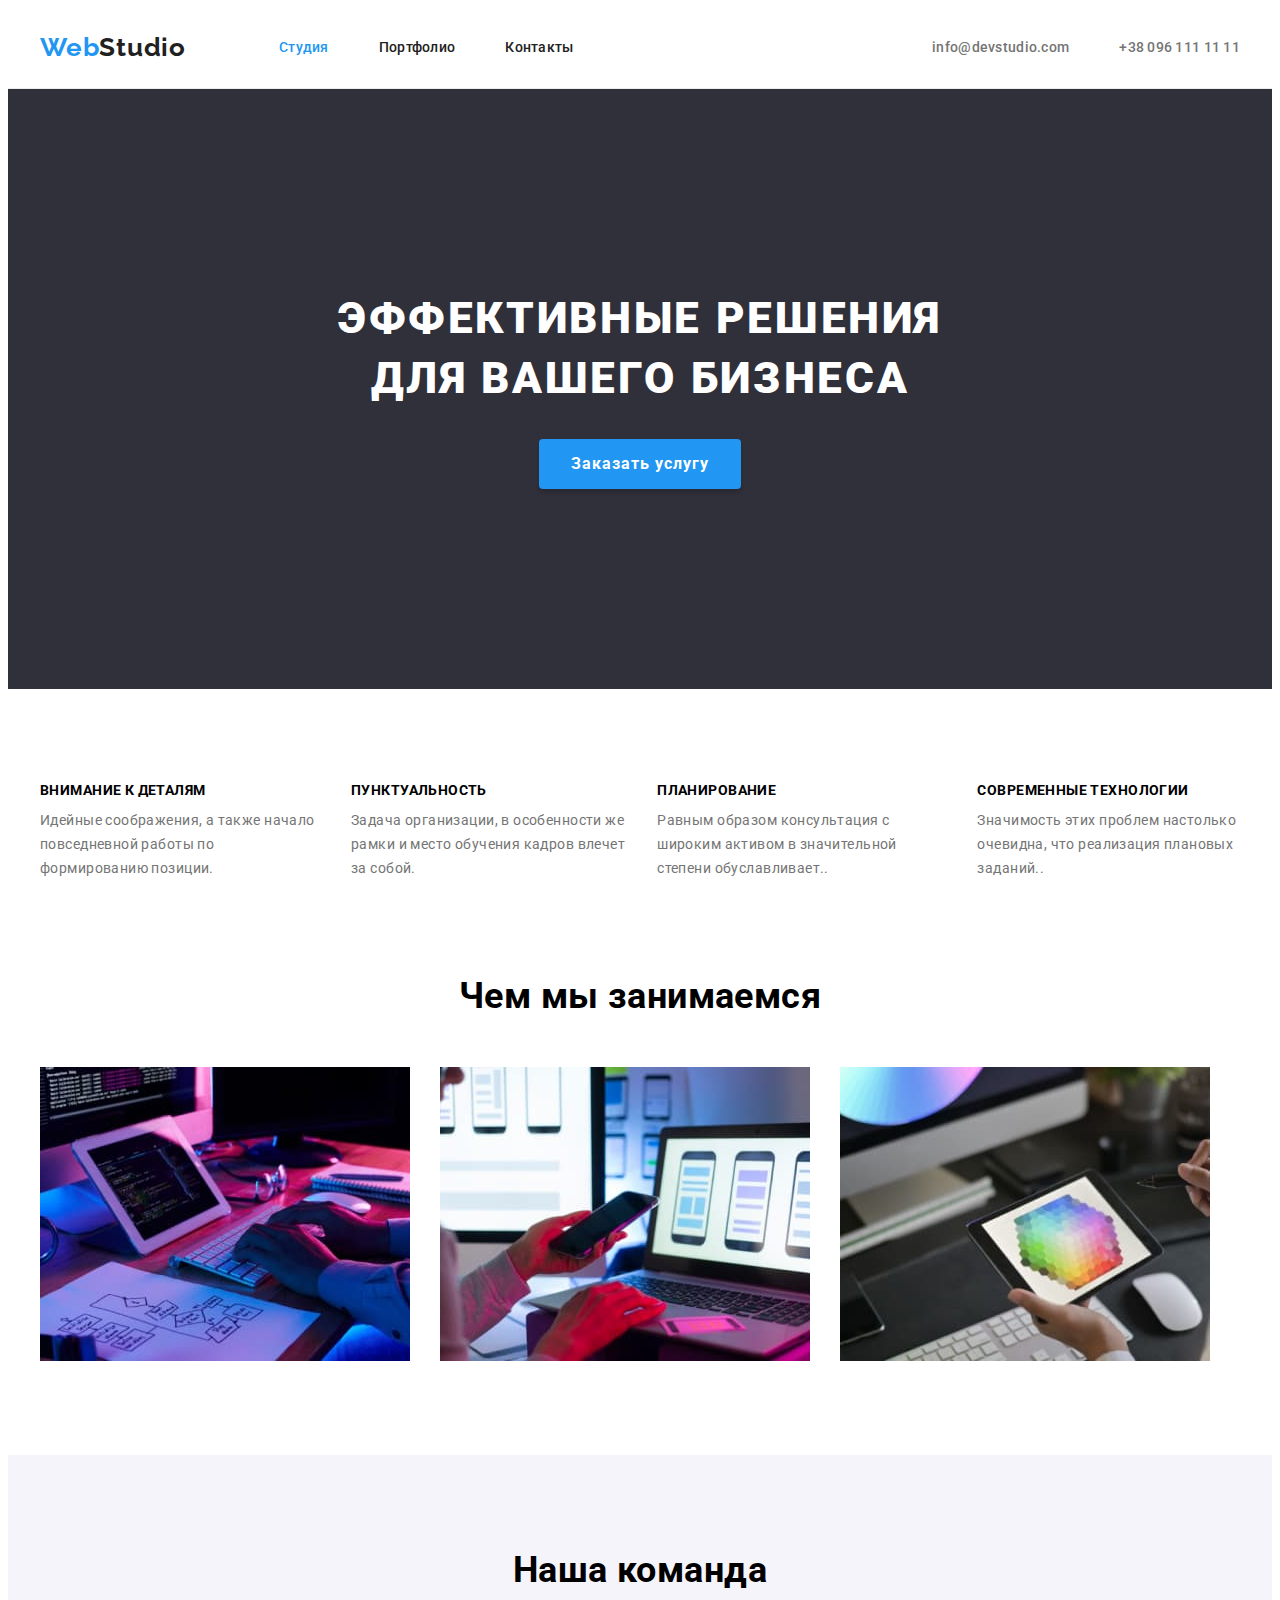
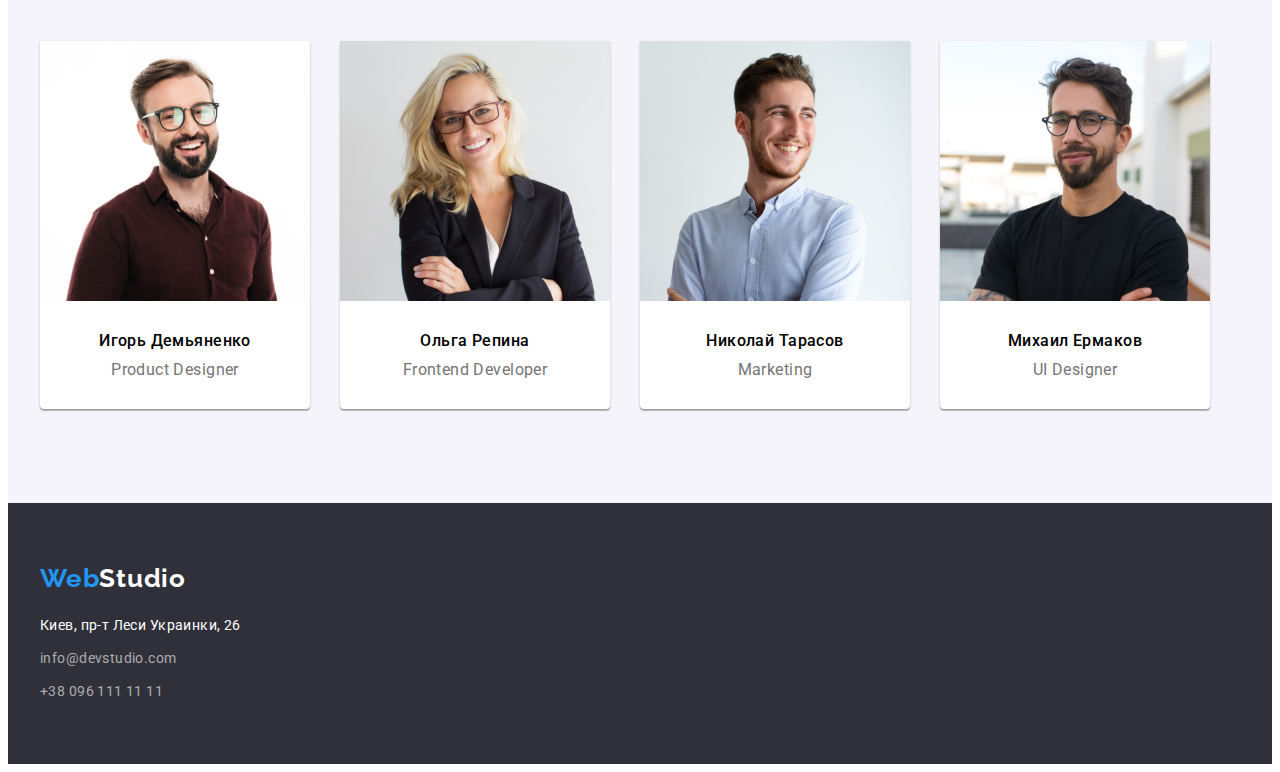
<file: index.html>
<!DOCTYPE html>
<html lang="ru">

<head>
    <meta charset="UTF-8">
    <meta http-equiv="X-UA-Compatible" content="IE=edge">
    <meta name="viewport" content="width=device-width, initial-scale=1.0">
    <title>Студия</title>
    <link rel="preconnect" href="https://fonts.googleapis.com">
    <link rel="preconnect" href="https://fonts.gstatic.com" crossorigin>
    <link href="https://fonts.googleapis.com/css2?family=Raleway:wght@700&family=Roboto:wght@400;500;700;900&display=swap" rel="stylesheet">
    <link rel="stylesheet" href="https://cdnjs.cloudflare.com/ajax/libs/modern-normalize/1.1.0/modern-normalize.min.css" integrity="sha512-wpPYUAdjBVSE4KJnH1VR1HeZfpl1ub8YT/NKx4PuQ5NmX2tKuGu6U/JRp5y+Y8XG2tV+wKQpNHVUX03MfMFn9Q==" crossorigin="anonymous" referrerpolicy="no-referrer"
    />
    <link rel="stylesheet" href="./css/styles.css">

</head>

<body>
    <!--Шапка сайта-->
    <header class="page-header">
        <div class="container box ">
            <nav class="header-nav">
                <a href="./index.html" class="logo">
                Web<span class="end">Studio</span>
            </a>
                <ul class="site-nav ">
                    <li class="item"><a href="./index.html" class="link current">Студия</a> </li>
                    <li class="item"><a href="./portfolio.html" class="link">Портфолио</a> </li>
                    <li class="item"><a href="./index.html" class="link">Контакты</a> </li>
                </ul>
            </nav>

            <ul class="contacts ">
                <li class="item"> <a href="mailto:info@devstudio.com" class="link">info@devstudio.com</a> </li>
                <li class="item"> <a href="tel:+380961111111" class="link">+38 096 111 11 11</a> </li>
            </ul>
        </div>
    </header>
    <main>
        <!--Герой-->
        <section class="hero">
            <div class="container">
                <h1 class="hero-title"> Эффективные решения <br/>для вашего бизнеса</h1>
                <button type="button" class="btn">Заказать услугу </button>
            </div>
        </section>
        <!--Преимущества-->
        <section class="advantage section">
            <div class="container">
                <h2 class="advantage-title  visually-hidden">Преимущества</h2>
                <ul class="advantage list">
                    <li class="item">

                        <h3 class="advantage-subject">Внимание к деталям</h3>
                        <p class="advantage-text">Идейные соображения, а также начало повседневной работы по формированию позиции.</p>

                    </li>
                    <li class="item">

                        <h3 class="advantage-subject">Пунктуальность</h3>
                        <p class="advantage-text">Задача организации, в особенности же рамки и место обучения кадров влечет за собой.</p>

                    </li>
                    <li class="item">

                        <h3 class="advantage-subject">Планирование</h3>
                        <p class="advantage-text">Равным образом консультация с широким активом в значительной степени обуславливает..</p>

                    </li>
                    <li class="item">

                        <h3 class="advantage-subject">Современные технологии</h3>
                        <p class="advantage-text">Значимость этих проблем настолько очевидна, что реализация плановых заданий..</p>

                    </li>
                </ul>
            </div>
        </section>

        <!--Чем мы занимаемся-->
        <section class="works section">
            <div class="container">
                <h2 class="works-title">Чем мы занимаемся</h2>
                <ul class="works list">

                    <li class="item">
                        <img src="./images/tablet.jpg" alt="десктопные приложения" width="370">
                    </li>

                    <li class="item">
                        <img src="./images/phone.jpg" alt="мобильные приложения" width="370">
                    </li>

                    <li class="item">
                        <img src="./images/design.jpg" alt="дизайн решения" width="370">
                    </li>

                </ul>
            </div>
        </section>
        <!--Наша команда-->
        <section class="team section">
            <div class="container">

                <h2 class="team-title">Наша команда</h2>

                <ul class="member list">

                    <li class="item">
                        <img src="./images/foto1.jpg" class="team-img" alt="портрет" width="270">
                        <div class="team-box">
                            <h3 class="team-name">Игорь Демьяненко</h3>
                            <p class="team-position">Product Designer</p>
                        </div>
                    </li>

                    <li class="item">
                        <img src="./images/foto2.jpg" class="team-img" alt="портрет" width="270">
                        <div class="team-box">
                            <h3 class="team-name">Ольга Репина</h3>
                            <p class="team-position">Frontend Developer</p>
                        </div>
                    </li>

                    <li class="item">
                        <img src="./images/foto3.jpg" class="team-img" alt="портрет" width="270">
                        <div class="team-box">
                            <h3 class="team-name">Николай Тарасов</h3>
                            <p class="team-position">Marketing</p>
                        </div>
                    </li>

                    <li class="item">
                        <img src="./images/foto4.jpg" class="team-img" alt="портрет" width="270">
                        <div class="team-box">
                            <h3 class="team-name">Михаил Ермаков</h3>
                            <p class="team-position">UI Designer</p>
                        </div>
                    </li>
                </ul>
            </div>
        </section>
    </main>
    <!-- Футер -->
    <footer class="footer">
        <div class="container">
            <a href="./index.html" class="logo">
                Web<span class="text end">Studio</span>
        </a>
            <address class="address">
          <p class="text"> Киев, пр-т Леси Украинки, 26</p>
          <ul class="address-list list">
            <li class="item"> <a href="mailto:info@devstudio.com" class="link">info@devstudio.com</a> </li>
            <li class="item"> <a href="tel:+380961111111" class="link">+38 096 111 11 11</a> </li>
        </ul>
             </address
        ></div>
    </footer>
</body>

</html>
</file>
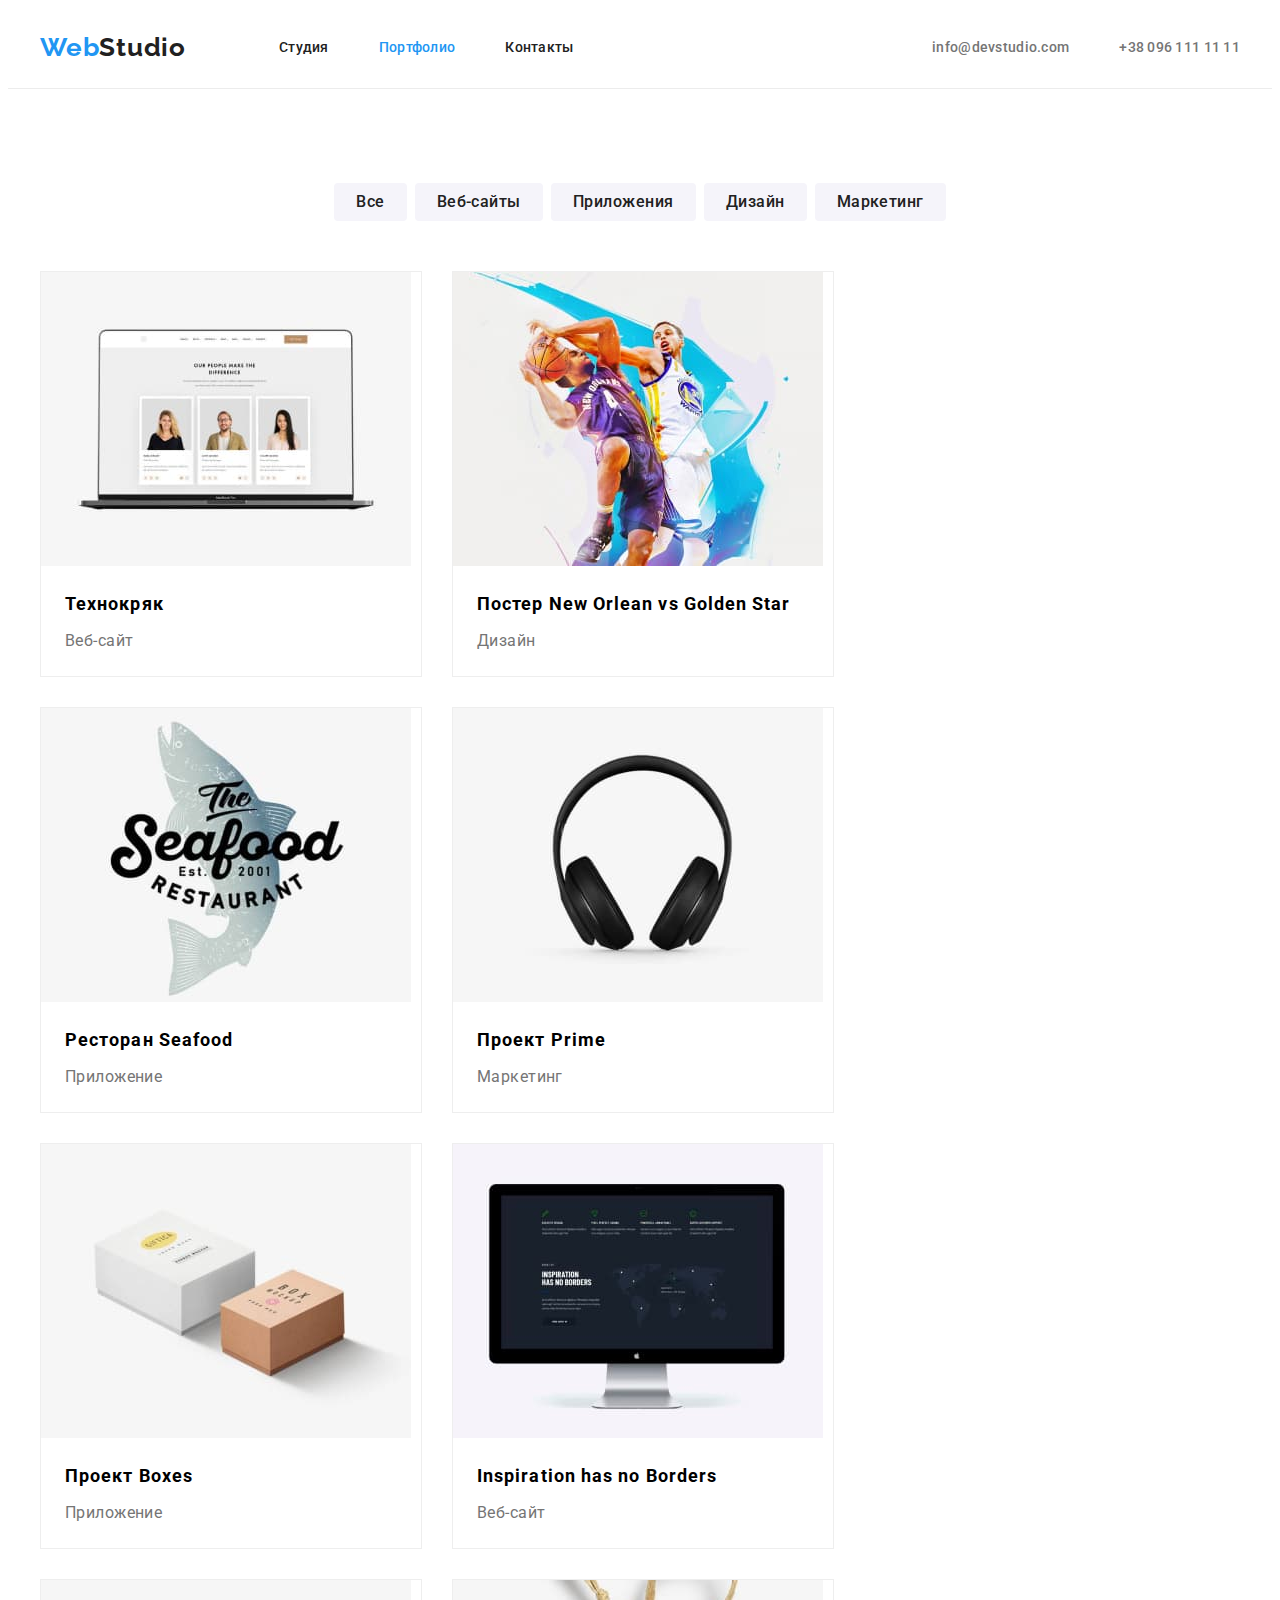
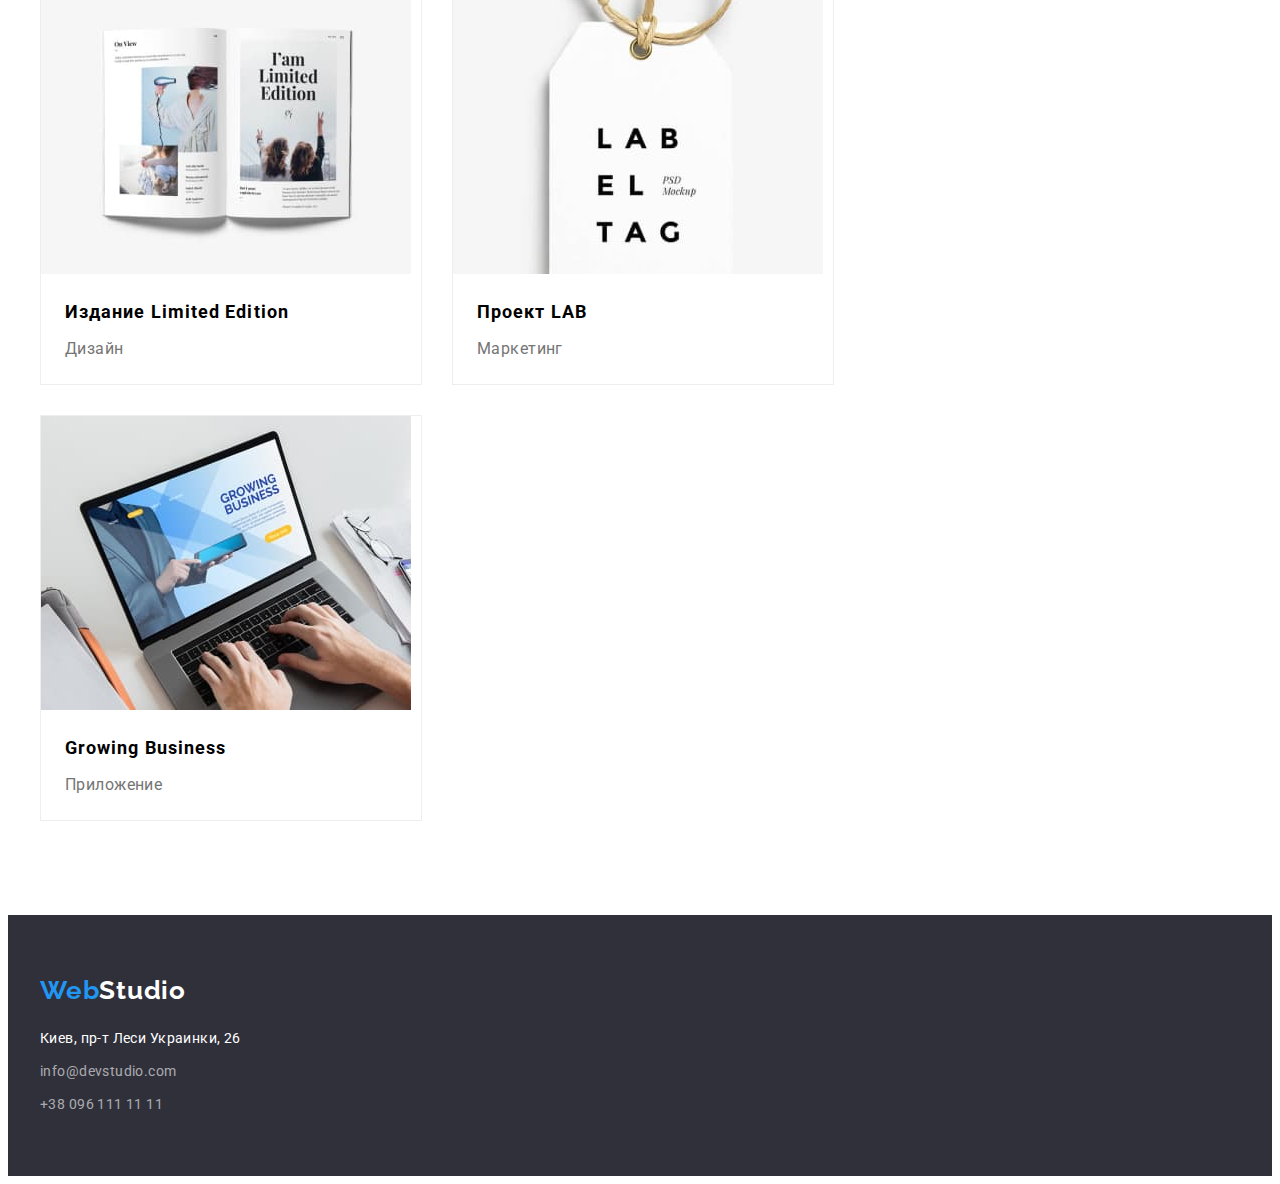
<file: portfolio.html>
<!DOCTYPE html>
<html lang="ru">

<head>
    <meta charset="UTF-8">
    <meta http-equiv="X-UA-Compatible" content="IE=edge">
    <meta name="viewport" content="width=device-width, initial-scale=1.0">
    <title>Студия</title>
    <link rel="preconnect" href="https://fonts.googleapis.com">
    <link rel="preconnect" href="https://fonts.gstatic.com" crossorigin>
    <link href="https://fonts.googleapis.com/css2?family=Raleway:wght@700&family=Roboto:wght@400;500;700;900&display=swap" rel="stylesheet">
    <link rel="stylesheet" href="https://cdnjs.cloudflare.com/ajax/libs/modern-normalize/1.1.0/modern-normalize.min.css" integrity="sha512-wpPYUAdjBVSE4KJnH1VR1HeZfpl1ub8YT/NKx4PuQ5NmX2tKuGu6U/JRp5y+Y8XG2tV+wKQpNHVUX03MfMFn9Q==" crossorigin="anonymous" referrerpolicy="no-referrer"
    />
    <link rel="stylesheet" href="./css/styles.css">

</head>

<body>
    <!--Шапка сайта-->
    <header class="page-header">
        <div class="container box ">
            <nav class="header-nav">
                <a href="./index.html" class="logo">
                Web<span class="end">Studio</span>
            </a>
                <ul class="site-nav list">
                    <li class="item"><a href="./index.html" class="link ">Студия</a> </li>
                    <li class="item"><a href="./portfolio.html" class="link current">Портфолио</a> </li>
                    <li class="item"><a href="./index.html" class="link">Контакты</a> </li>
                </ul>
            </nav>

            <ul class="contacts list">
                <li class="item"> <a href="mailto:info@devstudio.com" class="link">info@devstudio.com</a> </li>
                <li class="item"> <a href="tel:+380961111111" class="link">+38 096 111 11 11</a> </li>
            </ul>
        </div>
    </header>
    <main>
        <!-- Выбор  примеров работ -->
        <section class="portfolio section">
            <div class="container">
                <h1 class="portfolio-title  visually-hidden">Выбор примеров работ</h1>
                <ul class="portfolio list">
                    <li class="item"><button type="button" class="btn"> Все </button></li>
                    <li class="item"><button type="button" class="btn"> Веб-сайты</button></li>
                    <li class="item"><button type="button" class="btn"> Приложения</button></li>
                    <li class="item"><button type="button" class="btn"> Дизайн</button></li>
                    <li class="item"><button type="button" class="btn"> Маркетинг</button></li>
                </ul>


                <ul class="list flex-box">
                    <li class="item"> <img src="./images/web1.jpg" class="portfolio-img" alt="виды работ" width="370">
                        <div class="portfolio-box">
                            <h2 class="portfolio-subject">Технокряк</h2>
                            <p class="portfolio-text">Веб-сайт</p>
                        </div>
                    </li>
                    <li class="item"> <img src="./images/design1.jpg" class="portfolio-img" alt="виды работ" width="370">
                        <div class="portfolio-box">
                            <h2 class="portfolio-subject">Постер New Orlean vs Golden Star</h2>
                            <p class="portfolio-text">Дизайн</p>
                        </div>
                    </li>
                    <li class="item"> <img src="./images/application1.jpg" class="portfolio-img" alt="виды работ" width="370">
                        <div class="portfolio-box">
                            <h2 class="portfolio-subject">Ресторан Seafood</h2>
                            <p class="portfolio-text">Приложение</p>
                        </div>
                    </li>
                    <li class="item"> <img src="./images/marketing1.jpg" class="portfolio-img" alt="виды работ" width="370">
                        <div class="portfolio-box">
                            <h2 class="portfolio-subject">Проект Prime</h2>
                            <p class="portfolio-text">Маркетинг</p>
                        </div>
                    </li>
                    <li class="item"> <img src="./images/applicftion2.jpg" class="portfolio-img" alt="виды работ" width="370">
                        <div class="portfolio-box">
                            <h2 class="portfolio-subject">Проект Boxes</h2>
                            <p class="portfolio-text">Приложение</p>
                        </div>
                    </li>
                    <li class="item"> <img src="./images/web2.jpg" class="portfolio-img" alt="виды работ" width="370">
                        <div class="portfolio-box">
                            <h2 class="portfolio-subject">Inspiration has no Borders</h2>
                            <p class="portfolio-text">Веб-сайт</p>
                        </div>
                    </li>
                    <li class="item"> <img src="./images/design2.jpg" class="portfolio-img" alt="виды работ" width="370">
                        <div class="portfolio-box">
                            <h2 class="portfolio-subject">Издание Limited Edition</h2>
                            <p class="portfolio-text">Дизайн</p>
                        </div>
                    </li>
                    <li class="item"> <img src="./images/marketing2.jpg" class="portfolio-img" alt="виды работ" width="370">
                        <div class="portfolio-box">
                            <h2 class="portfolio-subject">Проект LAB</h2>
                            <p class="portfolio-text">Маркетинг</p>
                        </div>
                    </li>
                    <li class="item"> <img src="./images/application3.jpg" class="portfolio-img" alt="виды работ" width="370">
                        <div class="portfolio-box">
                            <h2 class="portfolio-subject">Growing Business</h2>
                            <p class="portfolio-text">Приложение</p>
                        </div>
                    </li>
                </ul>
            </div>
        </section>
    </main>
    <!-- Футер -->
    <footer class="footer">
        <div class="container">
            <a href="./index.html" class="logo">
                Web<span class="text end">Studio</span>
        </a>
            <address class="address">
          <p class="text"> Киев, пр-т Леси Украинки, 26</p>
          <ul class="address-list list">
            <li class="item"> <a href="mailto:info@devstudio.com" class="link">info@devstudio.com</a> </li>
            <li class="item"> <a href="tel:+380961111111" class="link">+38 096 111 11 11</a> </li>
        </ul>
             </address
        ></div>
    </footer>
</body>

</html>
</file>
<file: css/styles.css>
/* цвет основного текста #212121 */


/* цвет вчторичного текста #757575  */


/* цвет акцента  #2196F3 */


/* цвет белого текста #FFFFFF; */


/* цвет текста контакта  rgba(255, 255, 255, 0.6); */


/* основной цвет фона и хедера #FFFFFF */


/* вторичный цвет фона #F5F4FA */


/* цвет фона футера #2F303A */

 :root {
    --primary-text-color: #212121;
    --secondary-text-color: #757575;
    --accent-color: #2196F3;
    --white-color-bgc-text: #FFFFFF;
    --contacts-text-color: rgba(255, 255, 255, 0.6);
    --secondary-bgc-color: #F5F4FA;
    --footer-color: #2F303A;
}

h1,
h2,
h3,
ul,
p {
    margin: 0;
}

body {
    background: var(--white-color-bgc-text);
    color: var(-primary-text-color);
    font-family: Roboto, sans-serif;
    font-size: 14px;
    letter-spacing: 0.03em;
}

ul {
    list-style: none;
    padding: 0;
}

img {
    display: block;
    max-width: 100%;
    height: auto;
}

.container {
    width: 1200px;
    padding-left: 15px;
    padding-right: 15px;
    margin-left: auto;
    margin-right: auto;
}

.visually-hidden {
    position: absolute;
    width: 1px;
    height: 1px;
    margin: -1px;
    padding: 0;
    overflow: hidden;
    border: 0;
    clip: rect(0 0 0 0)
}

.section {
    padding-top: 94px;
    padding-bottom: 94px;
}


/* Шапка сайта */

.page-header {
    border-bottom: 1px solid #ECECEC;
}

.logo {
    color: var(--accent-color);
    font-family: Raleway, sans-serif;
    font-weight: 700;
    font-size: 26px;
    line-height: 1.2;
    letter-spacing: 0.03em;
    text-decoration: none;
}

.logo .end {
    color: var(--primary-text-color);
}

.page-header .logo {
    padding-top: 24px;
    padding-bottom: 25px;
}


/* Навигация сайта */

.box {
    display: flex;
}

.header-nav {
    display: flex;
}

.site-nav {
    display: flex;
    margin-left: 93px;
}

.site-nav .link,
.contacts .link {
    display: block;
    padding-top: 32px;
    padding-bottom: 32px;
}

.site-nav>.item:not(:last-child),
.contacts>.item:not(:last-child) {
    margin-right: 50px;
}

.site-nav .link {
    color: var(--primary-text-color);
    line-height: 1.14;
    letter-spacing: 0.02em;
    text-decoration: none;
    font-weight: 500;
}

.site-nav .link:hover,
.site-nav .link:focus {
    color: var(--accent-color);
}

.site-nav .link.current {
    color: var(--accent-color);
}


/* Контакты сайта */

.contacts {
    display: flex;
    margin-left: auto;
}

.contacts .link {
    color: var(--secondary-text-color);
    font-weight: 500;
    line-height: 1.14;
    letter-spacing: 0.02em;
    text-decoration: none;
}

.address .link {
    color: var(--contacts-text-color);
    text-decoration: none;
}

.contacts .link:hover,
.contacts .link:focus,
.address .link:hover,
.address .link:focus {
    color: var(--accent-color);
}


/* Герой для index.html*/

.hero,
.footer {
    background-color: var(--footer-color);
}

.hero {
    padding-top: 200px;
    padding-bottom: 200px;
}

.hero-title {
    color: var(--white-color-bgc-text);
    font-weight: 900;
    font-size: 44px;
    line-height: 1.36;
    text-align: center;
    letter-spacing: 0.06em;
    text-transform: uppercase;
    margin-bottom: 30px;
}

.hero .btn {
    color: var(--white-color-bgc-text);
    background-color: var(--accent-color);
    font-family: inherit;
    font-weight: 700;
    font-size: 16px;
    line-height: 1.87;
    display: flex;
    align-items: center;
    text-align: center;
    letter-spacing: 0.06em;
    margin-left: auto;
    margin-right: auto;
    box-shadow: 0px 4px 4px rgba(0, 0, 0, 0.15);
    border-radius: 4px;
    padding-top: 10px;
    padding-bottom: 10px;
    padding-left: 32px;
    padding-right: 32px;
    border: 0;
}


/* Главные секции сайта */

.advantage.list,
.works.list,
.member.list {
    display: flex;
}

.advantage.list .item {
    display: block;
}

.advantage.list .item:not(:last-child),
.works.list .item:not(:last-child),
.member.list .item:not(:last-child) {
    margin-right: 30px;
}

.advantage-subject {
    font-size: 14px;
    line-height: 1.14;
    text-transform: uppercase;
    margin-bottom: 10px;
}

.advantage-text {
    line-height: 1.71;
}

.advantage-text,
.team-position,
.portfolio-text {
    color: var(--secondary-text-color);
}

.works {
    padding-top: 0;
}

.works-title,
.team-title {
    font-size: 36px;
    line-height: 1.17;
    text-align: center;
    margin-bottom: 50px;
}

.team {
    background-color: var(--secondary-bgc-color);
}

.member.list .item {
    display: block;
    background-color: var(--white-color-bgc-text);
    box-shadow: 0px 1px 3px rgba(0, 0, 0, 0.12), 0px 1px 1px rgba(0, 0, 0, 0.14), 0px 2px 1px rgba(0, 0, 0, 0.2);
    border-radius: 0px 0px 4px 4px;
}

.team-box {
    padding-top: 30px;
    padding-bottom: 30px;
}

.team-name {
    font-weight: 500;
    font-size: 16px;
    line-height: 1.2;
    text-align: center;
    margin-bottom: 10px;
}

.team-position {
    font-size: 16px;
    line-height: 1.2;
    text-align: center;
}

.portfolio.list {
    display: flex;
    padding-left: 0;
    justify-content: center;
    margin-bottom: 50px;
}

.portfolio.list .item {
    border-radius: 4px;
}

.portfolio.list .item:not(:last-child) {
    margin-right: 8px;
}

.flex-box {
    display: flex;
    padding-left: 0;
    flex-wrap: wrap;
    margin-left: -30px;
    margin-top: -30px;
}

.flex-box>.item {
    flex-basis: calc(100% / 3 - 30px);
    margin-left: 30px;
    margin-top: 30px;
    border: 1px solid #EEEEEE;
}

.portfolio-box {
    padding-top: 20px;
    padding-bottom: 20px;
    padding-left: 24px;
    padding-right: 24px;
}

.portfolio-subject {
    font-size: 18px;
    line-height: 2;
    letter-spacing: 0.06em;
    margin-bottom: 4px;
}

.portfolio-text {
    font-size: 16px;
    line-height: 1.88;
}


/* Футер */

.footer {
    padding-top: 60px;
    padding-bottom: 60px;
}

.footer .logo {
    display: block;
    margin-bottom: 20px;
}

.text.end {
    color: var(--white-color-bgc-text);
}

.address {
    color: var(--white-color-bgc-text);
    font-style: normal;
    line-height: 1.71;
}

.address .text {
    margin-bottom: 9px;
}

.address .list {
    padding: 0;
}

.address-list>.item:not(:last-child) {
    margin-bottom: 9px;
}


/* Кнопки */

.btn {
    background-color: var(--secondary-bgc-color);
    color: var(--primary-text-color);
    cursor: pointer;
    font-family: inherit;
    font-weight: 500;
    font-size: 16px;
    line-height: 1.62;
    text-align: center;
    letter-spacing: 0.03em;
    padding-top: 6px;
    padding-bottom: 6px;
    padding-left: 22px;
    padding-right: 22px;
    border: 0;
    border-radius: 4px;
}

.btn:hover,
.btn:focus {
    background-color: var(--accent-color);
    color: var(--white-color-bgc-text);
    box-shadow: 0px 3px 1px rgba(0, 0, 0, 0.1), 0px 1px 2px rgba(0, 0, 0, 0.08), 0px 2px 2px rgba(0, 0, 0, 0.12);
    border-radius: 4px;
}
</file>
